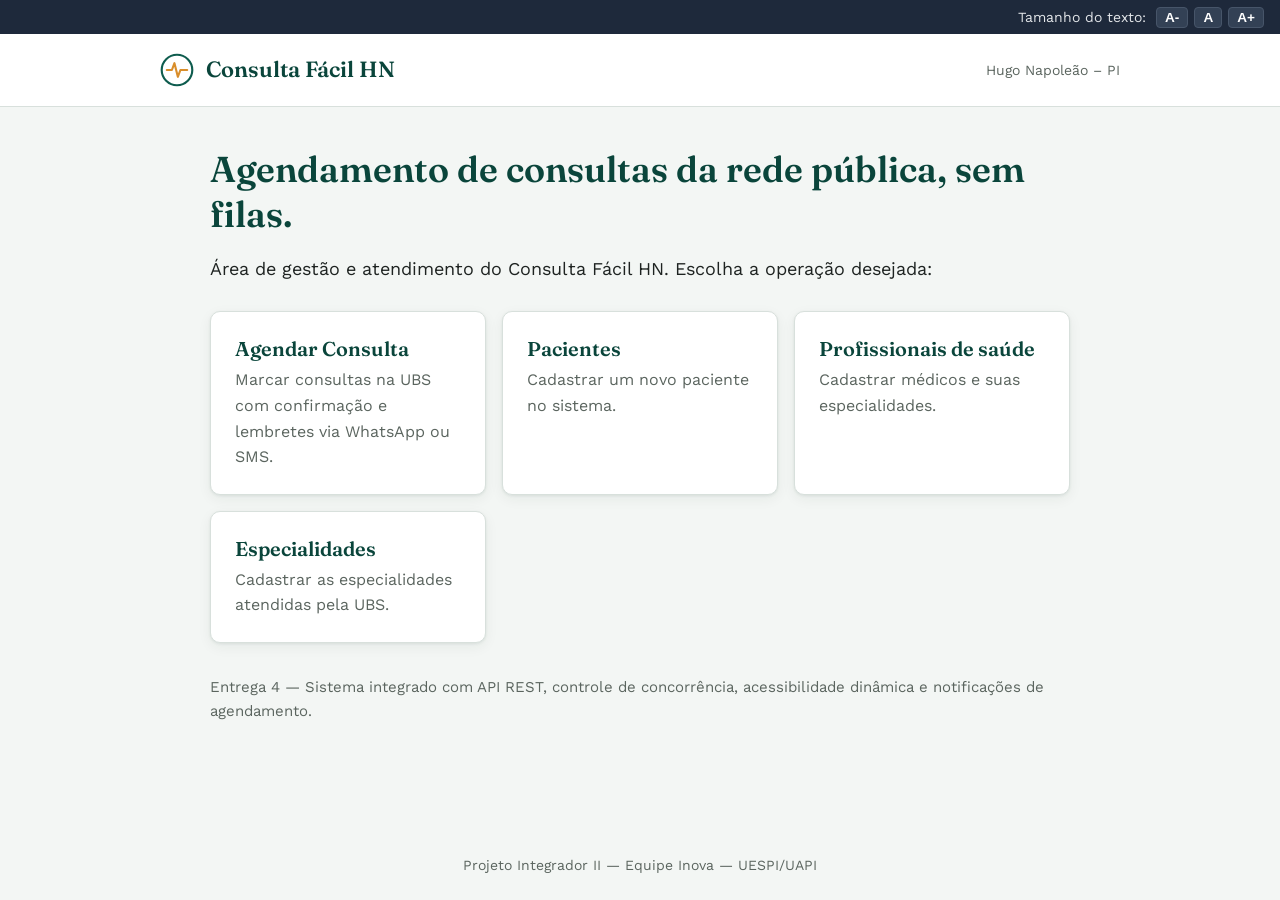
<file: consulta-facil-hn/index.html>
<!DOCTYPE html>
<html lang="pt-BR">
<head>
<meta charset="UTF-8">
<meta name="viewport" content="width=device-width, initial-scale=1.0">
<title>Consulta Fácil HN</title>
<link rel="preconnect" href="https://fonts.googleapis.com">
<link href="https://fonts.googleapis.com/css2?family=Fraunces:wght@500;600&family=Work+Sans:wght@400;500;600&display=swap" rel="stylesheet">
<link rel="stylesheet" href="css/style.css">
</head>
<body>
<header class="site-header">
  <div class="wrap">
    <svg class="mark" viewBox="0 0 40 40" fill="none" xmlns="http://www.w3.org/2000/svg" aria-hidden="true">
      <circle cx="20" cy="20" r="18" stroke="#0E5C4E" stroke-width="2.5"/>
      <path d="M8 20h6l3-8 4 16 3-8h8" stroke="#D98E2B" stroke-width="2.5" stroke-linecap="round" stroke-linejoin="round" fill="none"/>
    </svg>
    <a class="brand" href="index.html">Consulta Fácil HN</a>
    <span class="brand-sub">Hugo Napoleão – PI</span>
  </div>
</header>

<main class="wide">
  <h1>Agendamento de consultas da rede pública, sem filas.</h1>
  <p>Área de gestão e atendimento do Consulta Fácil HN. Escolha a operação desejada:</p>

  <div class="tiles">
    <a class="tile" href="agendamento.html">
      <h3>Agendar Consulta</h3>
      <p>Marcar consultas na UBS com confirmação e lembretes via WhatsApp ou SMS.</p>
    </a>
    <a class="tile" href="cadastro-usuario.html">
      <h3>Pacientes</h3>
      <p>Cadastrar um novo paciente no sistema.</p>
    </a>
    <a class="tile" href="cadastro-profissional.html">
      <h3>Profissionais de saúde</h3>
      <p>Cadastrar médicos e suas especialidades.</p>
    </a>
    <a class="tile" href="cadastro-especialidade.html">
      <h3>Especialidades</h3>
      <p>Cadastrar as especialidades atendidas pela UBS.</p>
    </a>
  </div>

  <p style="margin-top:32px;color:var(--text-muted);font-size:15px;">
    Entrega 4 — Sistema integrado com API REST, controle de concorrência, acessibilidade dinâmica e notificações de agendamento.
  </p>
</main>

<footer>Projeto Integrador II — Equipe Inova — UESPI/UAPI</footer>

<script src="js/uiHelpers.js"></script>
</body>
</html>
</file>
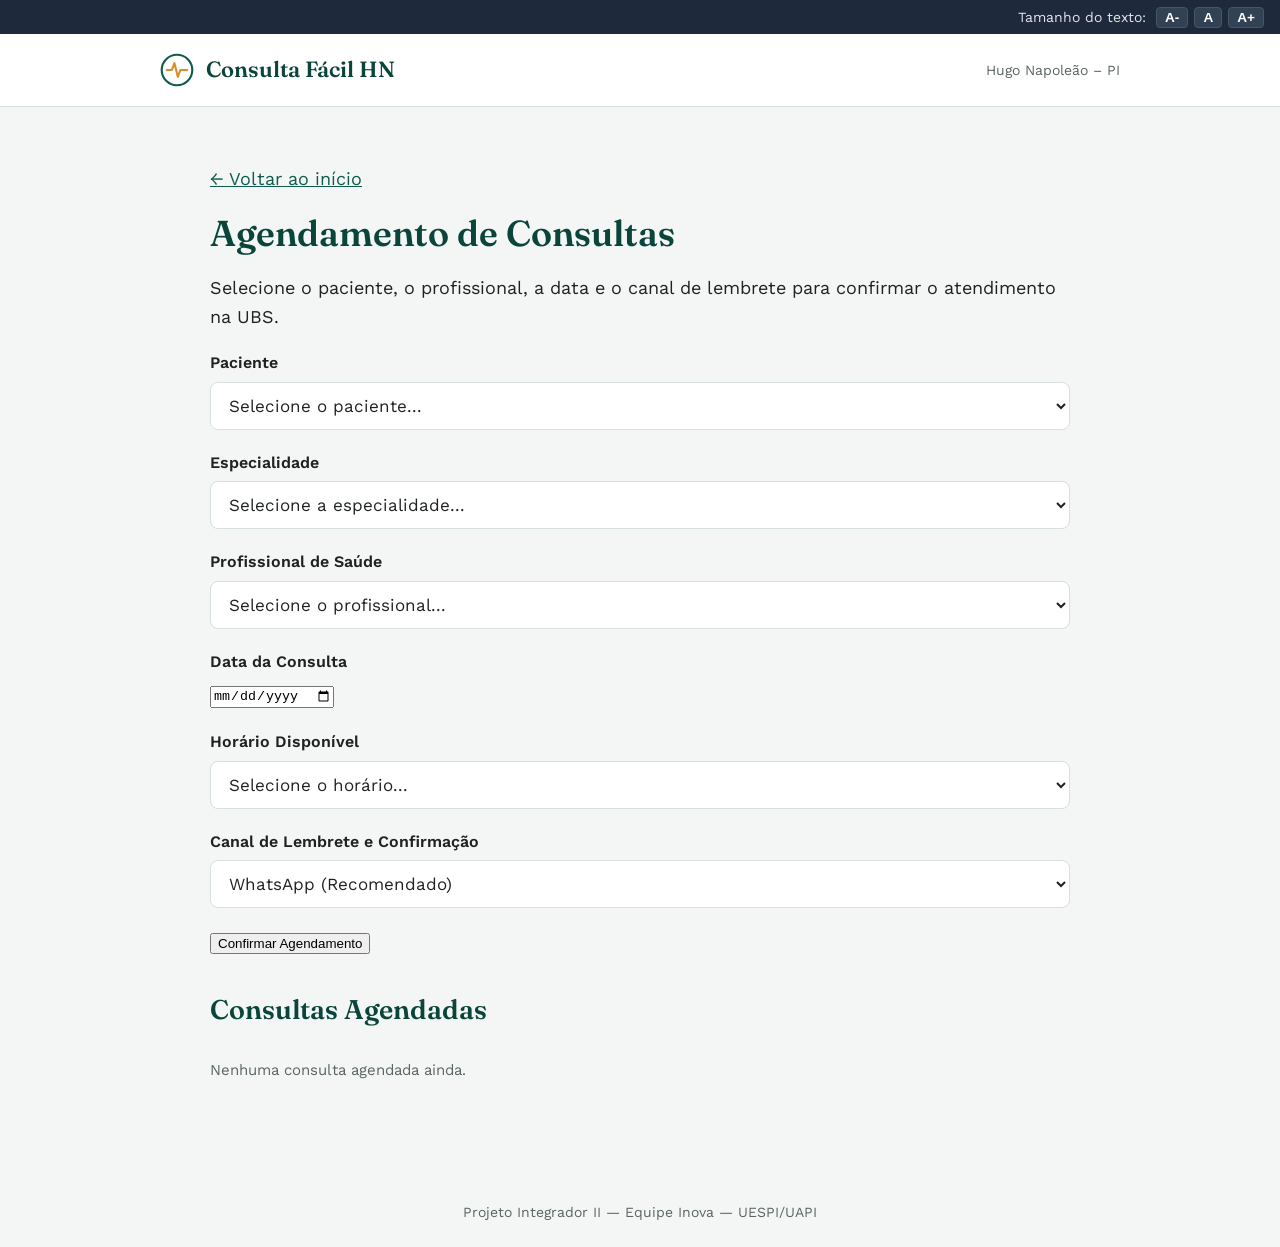
<file: consulta-facil-hn/agendamento.html>
<!DOCTYPE html>
<html lang="pt-BR">
<head>
<meta charset="UTF-8">
<meta name="viewport" content="width=device-width, initial-scale=1.0">
<title>Agendamento de Consultas — Consulta Fácil HN</title>
<link rel="preconnect" href="https://fonts.googleapis.com">
<link href="https://fonts.googleapis.com/css2?family=Fraunces:wght@500;600&family=Work+Sans:wght@400;500;600&display=swap" rel="stylesheet">
<link rel="stylesheet" href="css/style.css">
</head>
<body>
<header class="site-header">
  <div class="wrap">
    <svg class="mark" viewBox="0 0 40 40" fill="none" xmlns="http://www.w3.org/2000/svg" aria-hidden="true">
      <circle cx="20" cy="20" r="18" stroke="#0E5C4E" stroke-width="2.5"/>
      <path d="M8 20h6l3-8 4 16 3-8h8" stroke="#D98E2B" stroke-width="2.5" stroke-linecap="round" stroke-linejoin="round" fill="none"/>
    </svg>
    <a class="brand" href="index.html">Consulta Fácil HN</a>
    <span class="brand-sub">Hugo Napoleão – PI</span>
  </div>
</header>

<main class="wide">
  <p><a href="index.html">← Voltar ao início</a></p>
  <h1>Agendamento de Consultas</h1>
  <p>Selecione o paciente, o profissional, a data e o canal de lembrete para confirmar o atendimento na UBS.</p>

  <div id="alert" class="alert" style="display:none;" role="alert"></div>

  <form id="form-agendamento" novalidate>
    <div class="field">
      <label for="paciente">Paciente</label>
      <select id="paciente" required>
        <option value="">Selecione o paciente...</option>
      </select>
      <span class="field-error"></span>
    </div>

    <div class="field">
      <label for="especialidade">Especialidade</label>
      <select id="especialidade" required>
        <option value="">Selecione a especialidade...</option>
      </select>
      <span class="field-error"></span>
    </div>

    <div class="field">
      <label for="profissional">Profissional de Saúde</label>
      <select id="profissional" required>
        <option value="">Selecione o profissional...</option>
      </select>
      <span class="field-error"></span>
    </div>

    <div class="field">
      <label for="data_consulta">Data da Consulta</label>
      <input type="date" id="data_consulta" required>
      <span class="field-error"></span>
    </div>

    <div class="field">
      <label for="horario">Horário Disponível</label>
      <select id="horario" required>
        <option value="">Selecione o horário...</option>
        <option value="08:00">08:00 — Manhã</option>
        <option value="09:00">09:00 — Manhã</option>
        <option value="10:00">10:00 — Manhã</option>
        <option value="14:00">14:00 — Tarde</option>
        <option value="15:00">15:00 — Tarde</option>
        <option value="16:00">16:00 — Tarde</option>
      </select>
      <span class="field-error"></span>
    </div>

    <div class="field">
      <label for="canal_lembrete">Canal de Lembrete e Confirmação</label>
      <select id="canal_lembrete">
        <option value="whatsapp">WhatsApp (Recomendado)</option>
        <option value="sms">SMS Convencional</option>
        <option value="nenhum">Não enviar lembrete automático</option>
      </select>
      <span class="field-error"></span>
    </div>

    <button type="submit" class="btn-primary">Confirmar Agendamento</button>
  </form>

  <h2 style="margin-top:36px;">Consultas Agendadas</h2>
  <div id="tabela-agendamentos"></div>
</main>

<footer>Projeto Integrador II — Equipe Inova — UESPI/UAPI</footer>

<script src="js/mockLoader.js"></script>
<script src="js/uiHelpers.js"></script>
<script src="js/agendamento.js"></script>
</body>
</html>
</file>
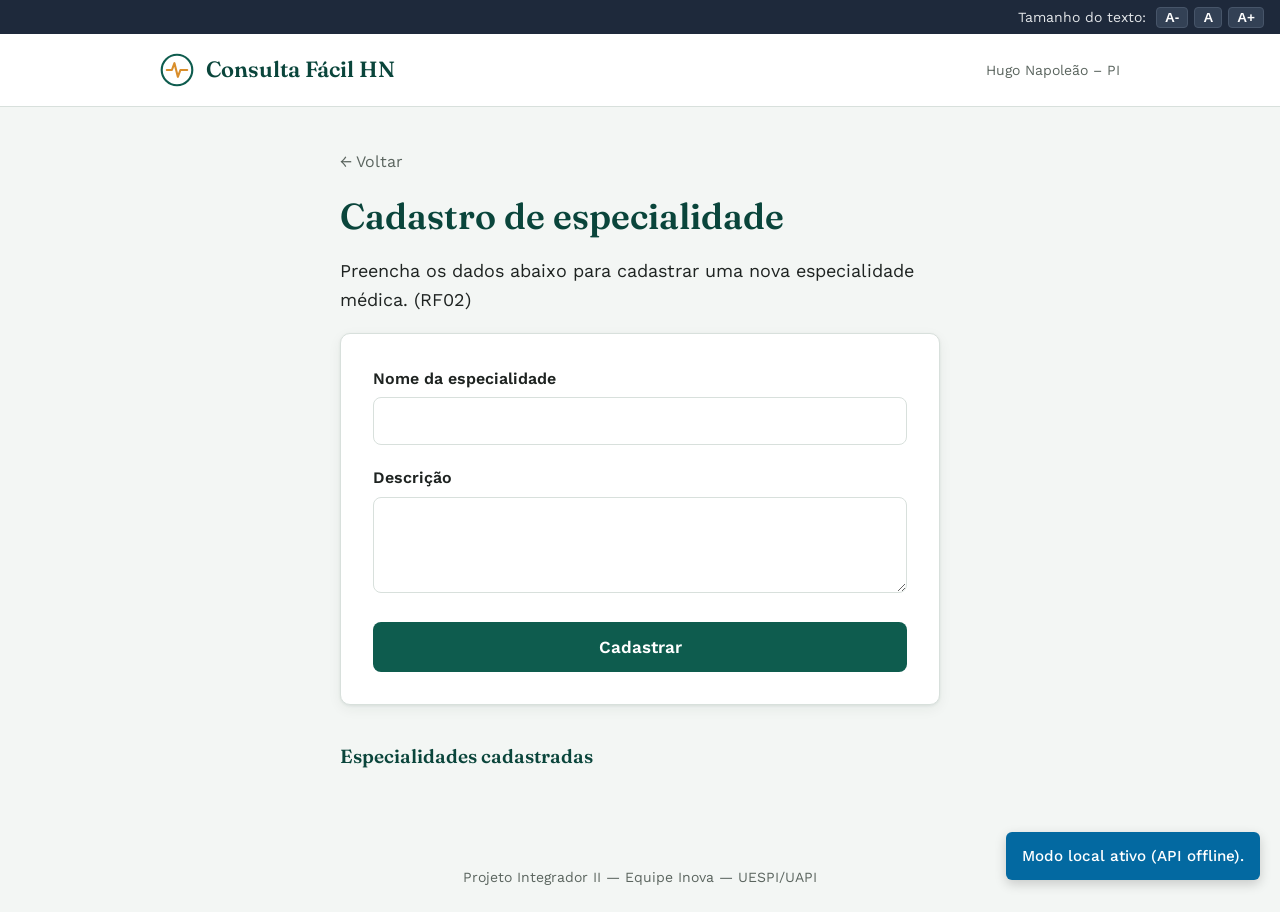
<file: consulta-facil-hn/cadastro-especialidade.html>
<!DOCTYPE html>
<html lang="pt-BR">
<head>
<meta charset="UTF-8">
<meta name="viewport" content="width=device-width, initial-scale=1.0">
<title>Cadastro de especialidade — Consulta Fácil HN</title>
<link rel="preconnect" href="https://fonts.googleapis.com">
<link href="https://fonts.googleapis.com/css2?family=Fraunces:wght@500;600&family=Work+Sans:wght@400;500;600&display=swap" rel="stylesheet">
<link rel="stylesheet" href="css/style.css">
</head>
<body>
<header class="site-header">
  <div class="wrap">
    <svg class="mark" viewBox="0 0 40 40" fill="none" xmlns="http://www.w3.org/2000/svg" aria-hidden="true">
      <circle cx="20" cy="20" r="18" stroke="#0E5C4E" stroke-width="2.5"/>
      <path d="M8 20h6l3-8 4 16 3-8h8" stroke="#D98E2B" stroke-width="2.5" stroke-linecap="round" stroke-linejoin="round" fill="none"/>
    </svg>
    <a class="brand" href="index.html">Consulta Fácil HN</a>
    <span class="brand-sub">Hugo Napoleão – PI</span>
  </div>
</header>

<main>
  <a class="back-link" href="index.html">&larr; Voltar</a>
  <h1>Cadastro de especialidade</h1>
  <p>Preencha os dados abaixo para cadastrar uma nova especialidade médica. (RF02)</p>

  <div id="alert" class="alert" style="display:none;" role="alert"></div>

  <div class="card">
    <form id="form-especialidade" novalidate>
      <div class="field">
        <label for="nome">Nome da especialidade</label>
        <input type="text" id="nome" name="nome" required>
        <span class="field-error"></span>
      </div>
      <div class="field">
        <label for="descricao">Descrição</label>
        <textarea id="descricao" name="descricao" required></textarea>
        <span class="field-error"></span>
      </div>
      <button type="submit" class="primary">Cadastrar</button>
    </form>
  </div>

  <div class="list-section">
    <h2>Especialidades cadastradas</h2>
    <div id="tabela-especialidades"></div>
  </div>
</main>

<footer>Projeto Integrador II — Equipe Inova — UESPI/UAPI</footer>

<script src="js/mockLoader.js"></script>
<script src="js/cadastroEspecialidade.js"></script><script src="js/mockLoader.js"></script>
<script src="js/cpfValidator.js"></script>
<script src="js/uiHelpers.js"></script>
<script src="js/cadastroUsuario.js"></script>
</body>
</body>
</html>
</file>
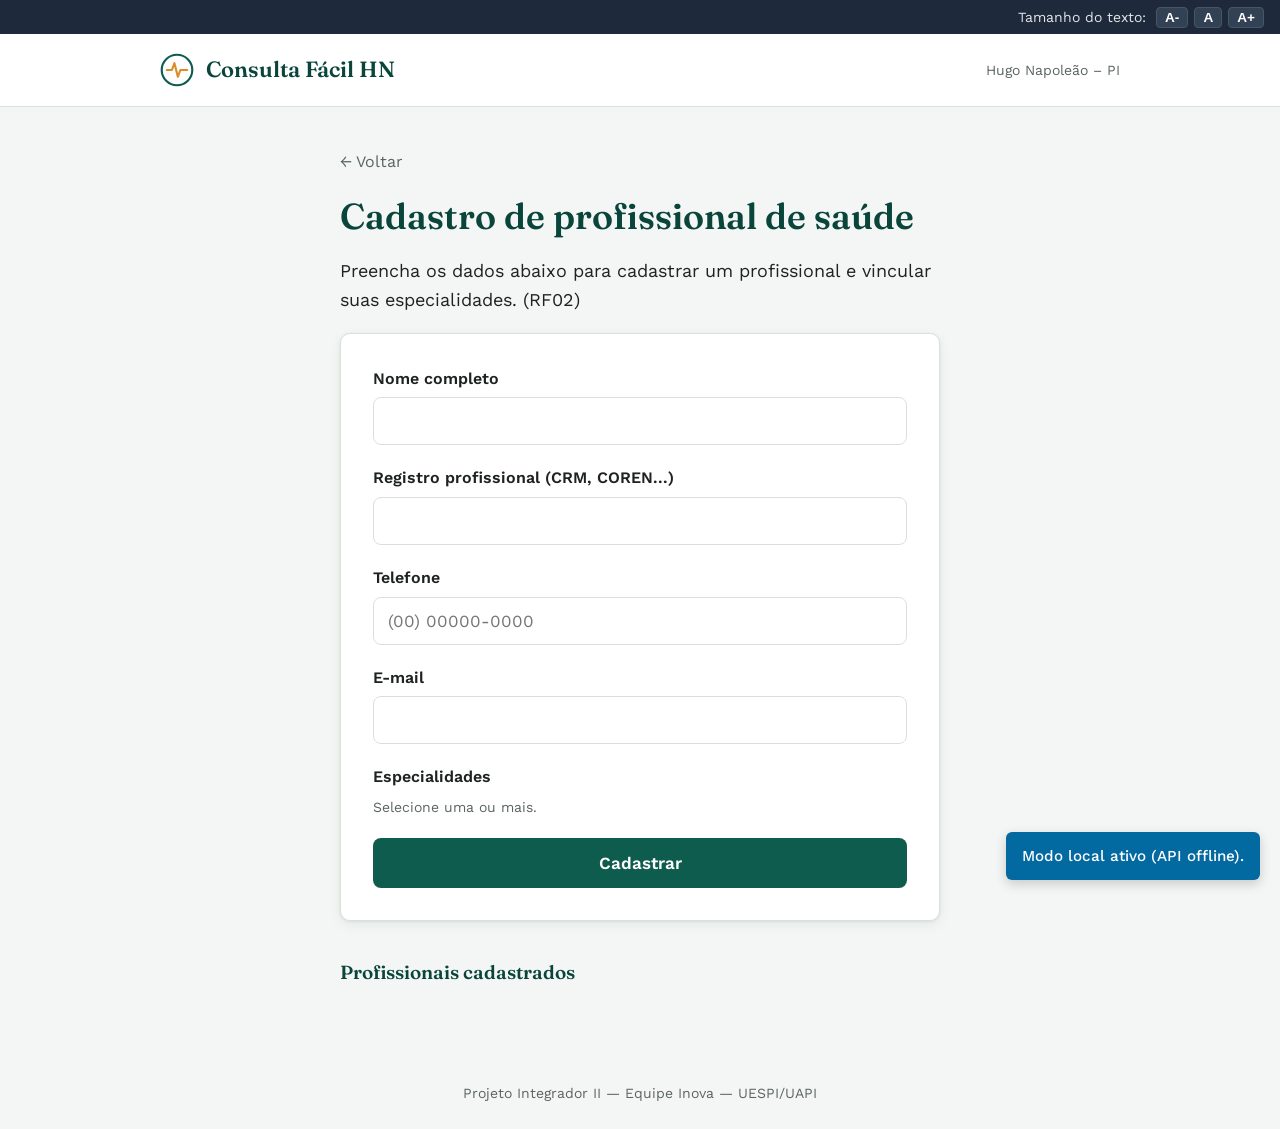
<file: consulta-facil-hn/cadastro-profissional.html>
<!DOCTYPE html>
<html lang="pt-BR">
<head>
<meta charset="UTF-8">
<meta name="viewport" content="width=device-width, initial-scale=1.0">
<title>Cadastro de profissional — Consulta Fácil HN</title>
<link rel="preconnect" href="https://fonts.googleapis.com">
<link href="https://fonts.googleapis.com/css2?family=Fraunces:wght@500;600&family=Work+Sans:wght@400;500;600&display=swap" rel="stylesheet">
<link rel="stylesheet" href="css/style.css">
</head>
<body>
<header class="site-header">
  <div class="wrap">
    <svg class="mark" viewBox="0 0 40 40" fill="none" xmlns="http://www.w3.org/2000/svg" aria-hidden="true">
      <circle cx="20" cy="20" r="18" stroke="#0E5C4E" stroke-width="2.5"/>
      <path d="M8 20h6l3-8 4 16 3-8h8" stroke="#D98E2B" stroke-width="2.5" stroke-linecap="round" stroke-linejoin="round" fill="none"/>
    </svg>
    <a class="brand" href="index.html">Consulta Fácil HN</a>
    <span class="brand-sub">Hugo Napoleão – PI</span>
  </div>
</header>

<main>
  <a class="back-link" href="index.html">&larr; Voltar</a>
  <h1>Cadastro de profissional de saúde</h1>
  <p>Preencha os dados abaixo para cadastrar um profissional e vincular suas especialidades. (RF02)</p>

  <div id="alert" class="alert" style="display:none;" role="alert"></div>

  <div class="card">
    <form id="form-profissional" novalidate>
      <div class="field">
        <label for="nome">Nome completo</label>
        <input type="text" id="nome" name="nome" required>
        <span class="field-error"></span>
      </div>
      <div class="field">
        <label for="registro">Registro profissional (CRM, COREN...)</label>
        <input type="text" id="registro" name="registro" required>
        <span class="field-error"></span>
      </div>
      <div class="field">
        <label for="telefone">Telefone</label>
        <input type="tel" id="telefone" name="telefone" placeholder="(00) 00000-0000" required>
        <span class="field-error"></span>
      </div>
      <div class="field">
        <label for="email">E-mail</label>
        <input type="email" id="email" name="email" required>
        <span class="field-error"></span>
      </div>
      <div class="field">
        <label>Especialidades</label>
        <span class="hint">Selecione uma ou mais.</span>
        <div class="checkbox-group" id="lista-especialidades"></div>
      </div>
      <button type="submit" class="primary">Cadastrar</button>
    </form>
  </div>

  <div class="list-section">
    <h2>Profissionais cadastrados</h2>
    <div id="tabela-profissionais"></div>
  </div>
</main>

<footer>Projeto Integrador II — Equipe Inova — UESPI/UAPI</footer>

<script src="js/mockLoader.js"></script>
<script src="js/cadastroProfissional.js"></script><script src="js/mockLoader.js"></script>
<script src="js/cpfValidator.js"></script>
<script src="js/uiHelpers.js"></script>
<script src="js/cadastroUsuario.js"></script>
</body>
</body>
</html>
</file>
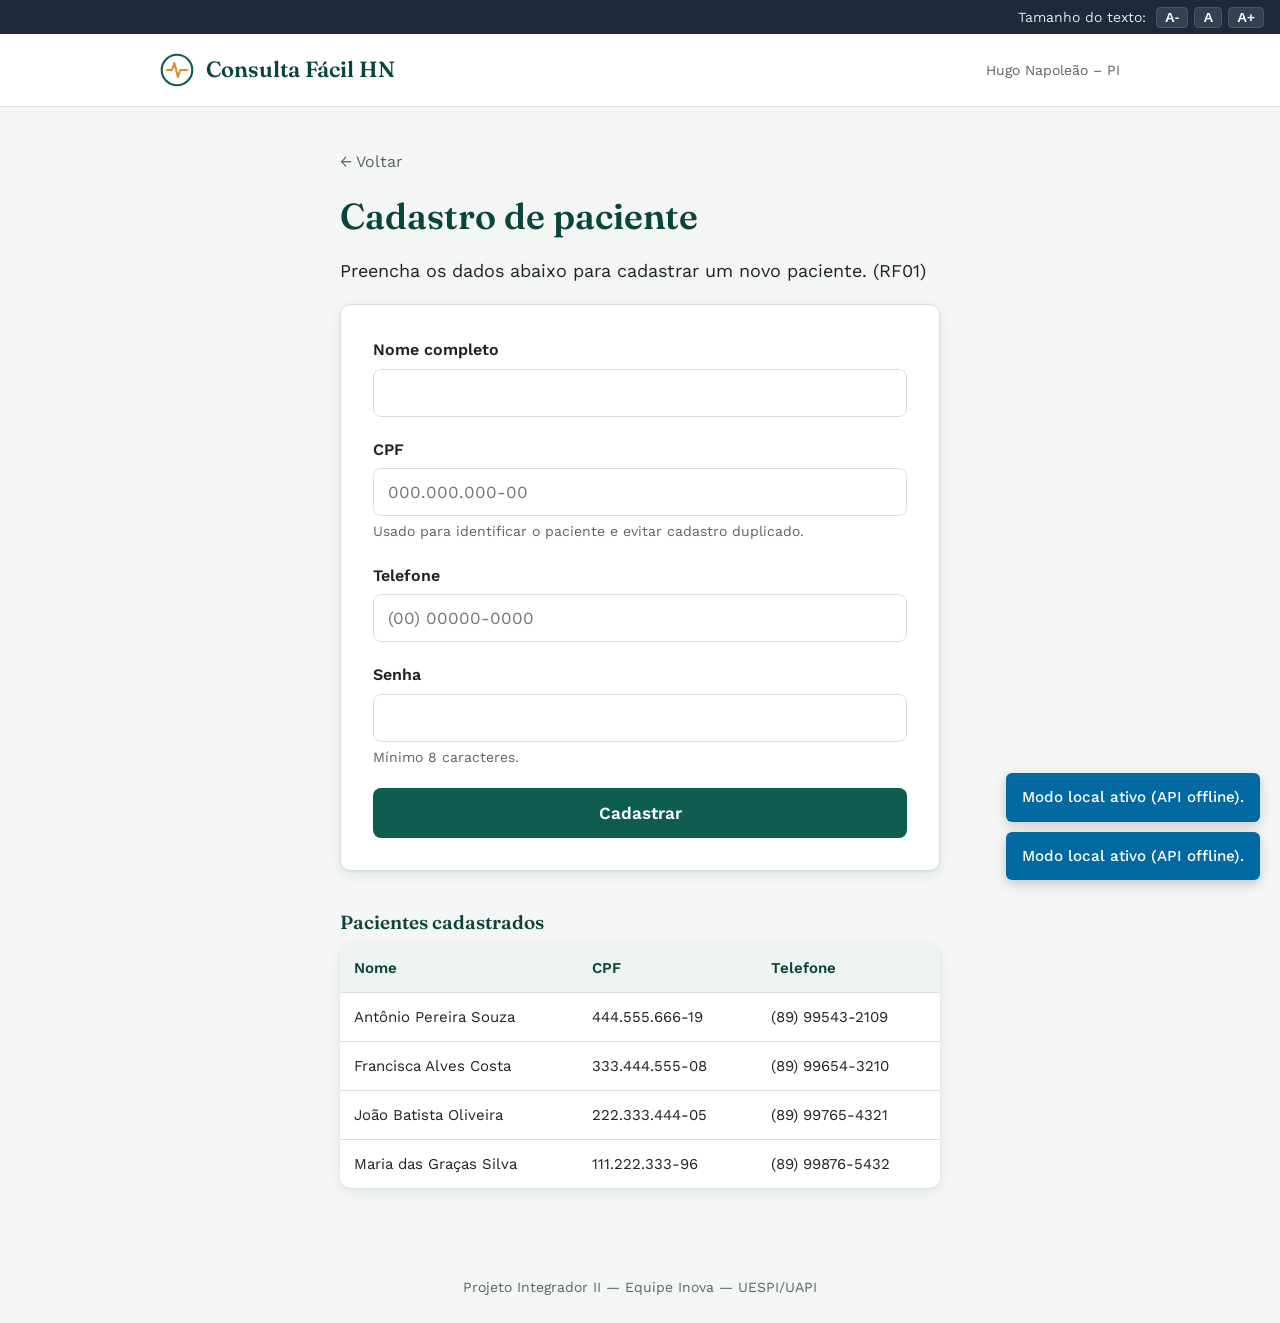
<file: consulta-facil-hn/cadastro-usuario.html>
<!DOCTYPE html>
<html lang="pt-BR">
<head>
<meta charset="UTF-8">
<meta name="viewport" content="width=device-width, initial-scale=1.0">
<title>Cadastro de paciente — Consulta Fácil HN</title>
<link rel="preconnect" href="https://fonts.googleapis.com">
<link href="https://fonts.googleapis.com/css2?family=Fraunces:wght@500;600&family=Work+Sans:wght@400;500;600&display=swap" rel="stylesheet">
<link rel="stylesheet" href="css/style.css">
</head>
<body>
<header class="site-header">
  <div class="wrap">
    <svg class="mark" viewBox="0 0 40 40" fill="none" xmlns="http://www.w3.org/2000/svg" aria-hidden="true">
      <circle cx="20" cy="20" r="18" stroke="#0E5C4E" stroke-width="2.5"/>
      <path d="M8 20h6l3-8 4 16 3-8h8" stroke="#D98E2B" stroke-width="2.5" stroke-linecap="round" stroke-linejoin="round" fill="none"/>
    </svg>
    <a class="brand" href="index.html">Consulta Fácil HN</a>
    <span class="brand-sub">Hugo Napoleão – PI</span>
  </div>
</header>

<main>
  <a class="back-link" href="index.html">&larr; Voltar</a>
  <h1>Cadastro de paciente</h1>
  <p>Preencha os dados abaixo para cadastrar um novo paciente. (RF01)</p>

  <div id="alert" class="alert" style="display:none;" role="alert"></div>

  <div class="card">
    <form id="form-usuario" novalidate>
      <div class="field">
        <label for="nome">Nome completo</label>
        <input type="text" id="nome" name="nome" required>
        <span class="field-error"></span>
      </div>
      <div class="field">
        <label for="cpf">CPF</label>
        <input type="text" id="cpf" name="cpf" inputmode="numeric" placeholder="000.000.000-00" maxlength="14" required>
        <span class="hint">Usado para identificar o paciente e evitar cadastro duplicado.</span>
        <span class="field-error"></span>
      </div>
      <div class="field">
        <label for="telefone">Telefone</label>
        <input type="tel" id="telefone" name="telefone" placeholder="(00) 00000-0000" required>
        <span class="field-error"></span>
      </div>
      <div class="field">
        <label for="senha">Senha</label>
        <input type="password" id="senha" name="senha" required>
        <span class="hint">Mínimo 8 caracteres.</span>
        <span class="field-error"></span>
      </div>
      <button type="submit" class="primary">Cadastrar</button>
    </form>
  </div>

  <div class="list-section">
    <h2>Pacientes cadastrados</h2>
    <div id="tabela-usuarios"></div>
  </div>
</main>

<footer>Projeto Integrador II — Equipe Inova — UESPI/UAPI</footer>

<script src="js/mockLoader.js"></script>
<script src="js/cpfValidator.js"></script>
<script src="js/cadastroUsuario.js"></script><script src="js/mockLoader.js"></script>
<script src="js/cpfValidator.js"></script>
<script src="js/uiHelpers.js"></script>
<script src="js/cadastroUsuario.js"></script>
</body>
</body>
</html>
</file>
<file: consulta-facil-hn/css/style.css>
/* ============================================================
   Consulta Fácil HN — tokens e estilos base
   Paleta pensada para transmitir confiança (saúde/governo) e
   priorizar legibilidade para idosos e PCD (RNF01).
   ============================================================ */

:root {
  --bg: #F3F6F4;
  --surface: #FFFFFF;
  --primary: #0E5C4E;
  --primary-dark: #0A453B;
  --accent: #D98E2B;
  --text: #1E2321;
  --text-muted: #5B655F;
  --border: #D8E0DC;
  --error: #B3261E;
  --error-bg: #FBEAE9;
  --success: #1F7A57;
  --success-bg: #E9F5EF;
  --radius: 10px;
  --shadow: 0 1px 3px rgba(14, 46, 38, 0.08), 0 4px 14px rgba(14, 46, 38, 0.06);
}

* { box-sizing: border-box; }

body {
  margin: 0;
  background: var(--bg);
  color: var(--text);
  font-family: 'Work Sans', -apple-system, BlinkMacSystemFont, 'Segoe UI', sans-serif;
  font-size: 18px;
  line-height: 1.6;
  min-height: 100vh;
  display: flex;
  flex-direction: column;
}

h1, h2, h3 {
  font-family: 'Fraunces', Georgia, serif;
  font-weight: 600;
  color: var(--primary-dark);
  line-height: 1.25;
  margin: 0 0 0.5em;
}

a { color: var(--primary); }

a:focus-visible, button:focus-visible, input:focus-visible,
select:focus-visible, textarea:focus-visible {
  outline: 3px solid var(--accent);
  outline-offset: 2px;
}

/* Header */
.site-header {
  background: var(--surface);
  border-bottom: 1px solid var(--border);
  padding: 18px 24px;
}
.site-header .wrap {
  max-width: 960px;
  margin: 0 auto;
  display: flex;
  align-items: center;
  gap: 12px;
}
.mark { width: 34px; height: 34px; flex-shrink: 0; }
.brand {
  font-family: 'Fraunces', Georgia, serif;
  font-size: 22px;
  font-weight: 600;
  color: var(--primary-dark);
  text-decoration: none;
}
.brand-sub { font-size: 14px; color: var(--text-muted); margin-left: auto; }

/* Main */
main {
  flex: 1;
  width: 100%;
  max-width: 640px;
  margin: 0 auto;
  padding: 40px 20px 64px;
}
main.wide { max-width: 900px; }

.back-link {
  display: inline-block;
  margin-bottom: 20px;
  font-size: 16px;
  text-decoration: none;
  color: var(--text-muted);
}
.back-link:hover { color: var(--primary); }

/* Tiles (página inicial) */
.tiles { display: grid; gap: 16px; margin-top: 28px; }
.tile {
  display: block;
  background: var(--surface);
  border: 1px solid var(--border);
  border-radius: var(--radius);
  padding: 24px;
  text-decoration: none;
  color: var(--text);
  box-shadow: var(--shadow);
  transition: border-color 0.15s ease;
}
.tile:hover { border-color: var(--primary); }
.tile h3 { margin-bottom: 6px; color: var(--primary-dark); font-size: 20px; }
.tile p { margin: 0; color: var(--text-muted); font-size: 16px; }

/* Formulários */
.card {
  background: var(--surface);
  border: 1px solid var(--border);
  border-radius: var(--radius);
  padding: 32px;
  box-shadow: var(--shadow);
}
.field { margin-bottom: 20px; }
.field label { display: block; font-weight: 600; margin-bottom: 6px; font-size: 16px; }
.field .hint { display: block; font-size: 14px; color: var(--text-muted); margin-top: 4px; }

input[type="text"], input[type="tel"], input[type="password"],
input[type="email"], select, textarea {
  width: 100%;
  min-height: 48px;
  padding: 10px 14px;
  font-size: 17px;
  font-family: inherit;
  color: var(--text);
  background: var(--surface);
  border: 1.5px solid var(--border);
  border-radius: 8px;
}
textarea { min-height: 96px; resize: vertical; }

.field.has-error input, .field.has-error select, .field.has-error textarea {
  border-color: var(--error);
}
.field-error { color: var(--error); font-size: 14px; margin-top: 6px; display: none; }
.field.has-error .field-error { display: block; }

.checkbox-group { display: flex; flex-wrap: wrap; gap: 10px 20px; }
.checkbox-group label { display: flex; align-items: center; gap: 8px; font-weight: 400; font-size: 16px; }
.checkbox-group input { width: 20px; height: 20px; min-height: unset; }

button.primary {
  width: 100%;
  min-height: 50px;
  background: var(--primary);
  color: #fff;
  border: none;
  border-radius: 8px;
  font-size: 17px;
  font-weight: 600;
  font-family: inherit;
  cursor: pointer;
}
button.primary:hover { background: var(--primary-dark); }

.alert { border-radius: 8px; padding: 14px 16px; font-size: 16px; margin-bottom: 20px; }
.alert.success { background: var(--success-bg); color: var(--success); border: 1px solid var(--success); }
.alert.error { background: var(--error-bg); color: var(--error); border: 1px solid var(--error); }

/* Listagens */
.list-section { margin-top: 40px; }
.list-section h2 { font-size: 19px; }
table {
  width: 100%;
  border-collapse: collapse;
  background: var(--surface);
  border-radius: var(--radius);
  overflow: hidden;
  box-shadow: var(--shadow);
}
th, td { text-align: left; padding: 12px 14px; font-size: 15px; border-bottom: 1px solid var(--border); }
th { background: #EDF3F0; color: var(--primary-dark); font-weight: 600; }
tr:last-child td { border-bottom: none; }
.empty-state { color: var(--text-muted); font-size: 15px; padding: 16px 0; }

footer { text-align: center; color: var(--text-muted); font-size: 14px; padding: 24px; }

@media (min-width: 640px) {
  .tiles { grid-template-columns: repeat(3, 1fr); }
}
@media (prefers-reduced-motion: reduce) {
  * { transition: none !important; }
}
/* =========================================================
   ENTREGA 4: ACESSIBILIDADE E FEEDBACK VISUAL (UI/UX)
   ========================================================= */

/* Barra de Acessibilidade (Ajuste dinâmico de fonte) */
.a11y-bar {
  display: flex;
  justify-content: flex-end;
  align-items: center;
  gap: 6px;
  padding: 6px 16px;
  background-color: #1e293b;
  color: #f8fafc;
  font-size: 0.875rem;
}

.a11y-bar span {
  margin-right: 4px;
  opacity: 0.9;
}

.a11y-btn {
  background-color: #334155;
  color: #ffffff;
  border: 1px solid #475569;
  border-radius: 4px;
  padding: 2px 8px;
  font-size: 0.85rem;
  font-weight: 600;
  cursor: pointer;
  transition: background-color 0.2s;
}

.a11y-btn:hover,
.a11y-btn:focus {
  background-color: #0284c7;
  outline: 2px solid #38bdf8;
}

/* Spinner de Carregamento Assíncrono */
.loading-overlay {
  position: fixed;
  inset: 0;
  background: rgba(15, 23, 42, 0.55);
  display: none;
  flex-direction: column;
  justify-content: center;
  align-items: center;
  z-index: 9998;
  color: #ffffff;
  font-weight: 600;
  gap: 12px;
}

.loading-overlay.active {
  display: flex;
}

.spinner {
  width: 42px;
  height: 42px;
  border: 4px solid rgba(255, 255, 255, 0.3);
  border-top-color: #38bdf8;
  border-radius: 50%;
  animation: spin 0.8s linear infinite;
}

@keyframes spin {
  to {
    transform: rotate(360deg);
  }
}

/* Notificações Toast (Substitui alert()) */
.toast-container {
  position: fixed;
  bottom: 20px;
  right: 20px;
  display: flex;
  flex-direction: column;
  gap: 10px;
  z-index: 9999;
  max-width: 340px;
}

.toast {
  padding: 12px 16px;
  border-radius: 6px;
  color: #ffffff;
  font-size: 0.95rem;
  font-weight: 500;
  box-shadow: 0 4px 12px rgba(0, 0, 0, 0.18);
  display: flex;
  align-items: center;
  justify-content: space-between;
  gap: 12px;
  animation: toastSlideIn 0.25s ease-out;
}

.toast.success { background-color: #15803d; }
.toast.error   { background-color: #b91c1c; }
.toast.info    { background-color: #0369a1; }

@keyframes toastSlideIn {
  from { transform: translateX(100%); opacity: 0; }
  to   { transform: translateX(0); opacity: 1; }
}
</file>
